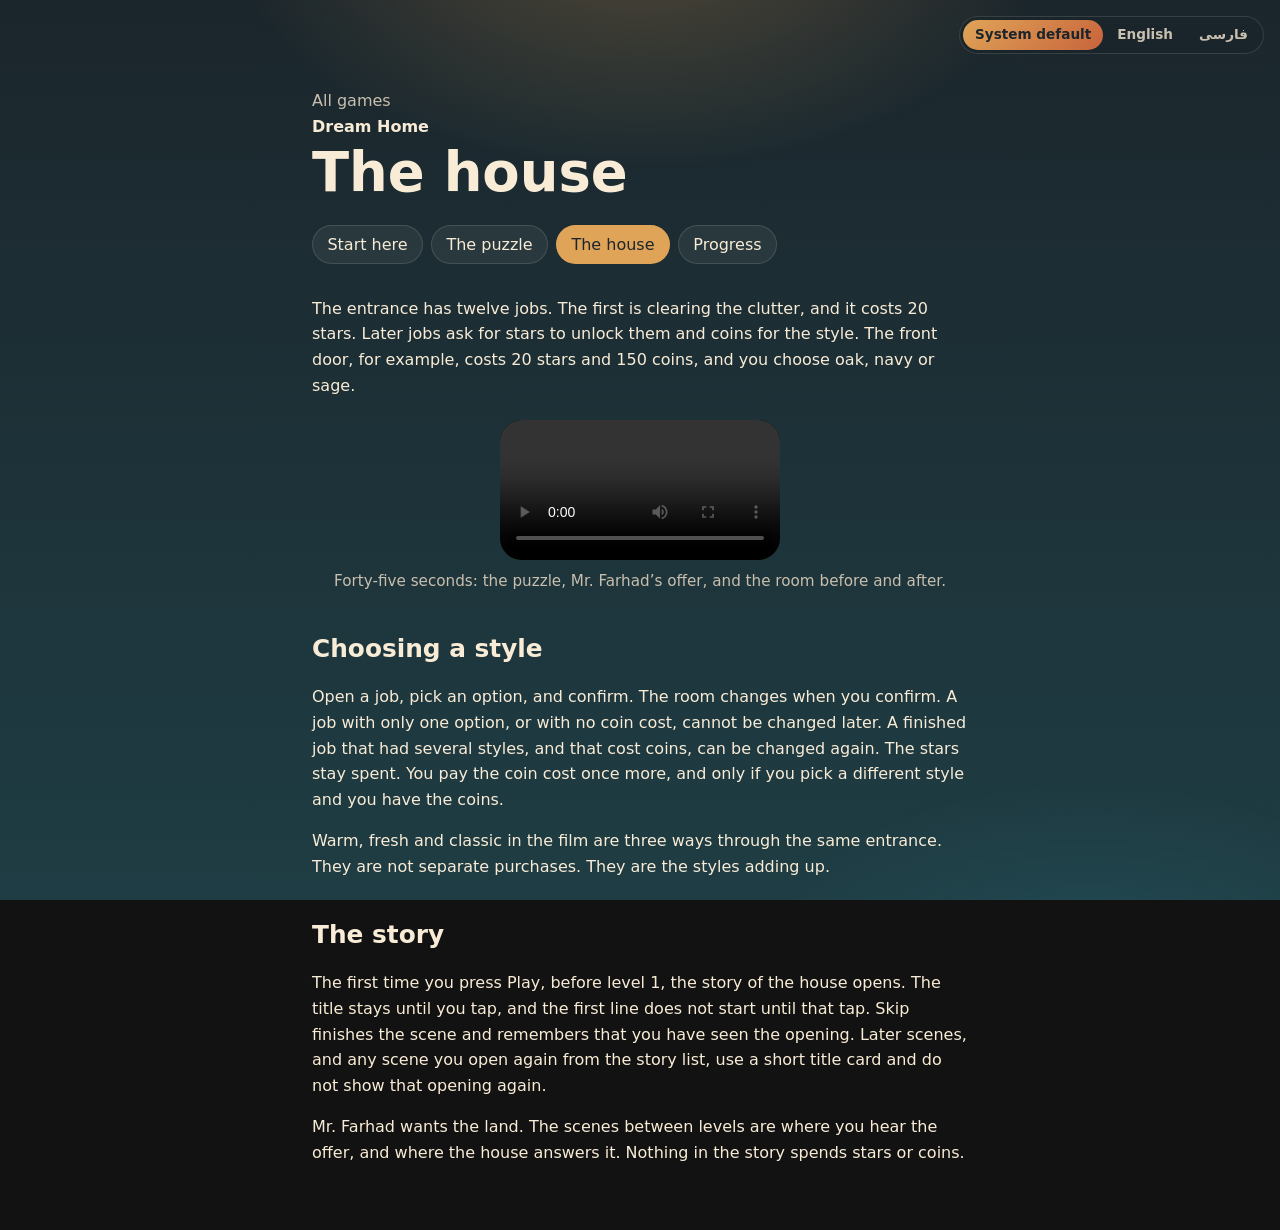
<file: dream-home/house.html>
<!doctype html>
<html lang="en" dir="ltr">
<head>
  <meta charset="utf-8">
  <meta name="viewport" content="width=device-width, initial-scale=1">
  <title>Dream Home</title>
  <meta name="theme-color" content="#1B262C">
  <link rel="icon" href="../assets/logo.svg" type="image/svg+xml">
  <link rel="preload" href="../assets/fonts/Estedad-Variable.woff2" as="font" type="font/woff2" crossorigin>
  <link rel="stylesheet" href="../styles.css">
  <link rel="stylesheet" href="guide.css">
  <script>
    (function () {
      var supported = ["en", "fa"], choice = "system", lang = "en";
      try { choice = localStorage.getItem("hotarego.lang") || "system"; } catch (e) {}
      if (supported.indexOf(choice) >= 0) lang = choice;
      else {
        var prefs = navigator.languages || [navigator.language || "en"];
        for (var i = 0; i < prefs.length; i++) {
          var primary = String(prefs[i]).toLowerCase().split("-")[0];
          if (supported.indexOf(primary) >= 0) { lang = primary; break; }
        }
      }
      var root = document.documentElement;
      root.lang = lang;
      root.dir = lang === "fa" ? "rtl" : "ltr";
      if (lang !== "en") {
        root.classList.add("i18n-pending");
        setTimeout(function () { root.classList.remove("i18n-pending"); }, 1500);
      }
    })();
  </script>
</head>
<body data-page="house">
  <div class="glow" aria-hidden="true"></div>
  <div class="topbar">
    <div class="lang-switch" role="group" aria-label="Language">
      <button type="button" data-lang="system">System default</button>
      <button type="button" data-lang="en" lang="en" dir="ltr">English</button>
      <button type="button" data-lang="fa" lang="fa" dir="rtl">فارسی</button>
    </div>
  </div>
  <main class="guide" id="guide"></main>
  <script src="guide.js"></script>
</body>
</html>
</file>
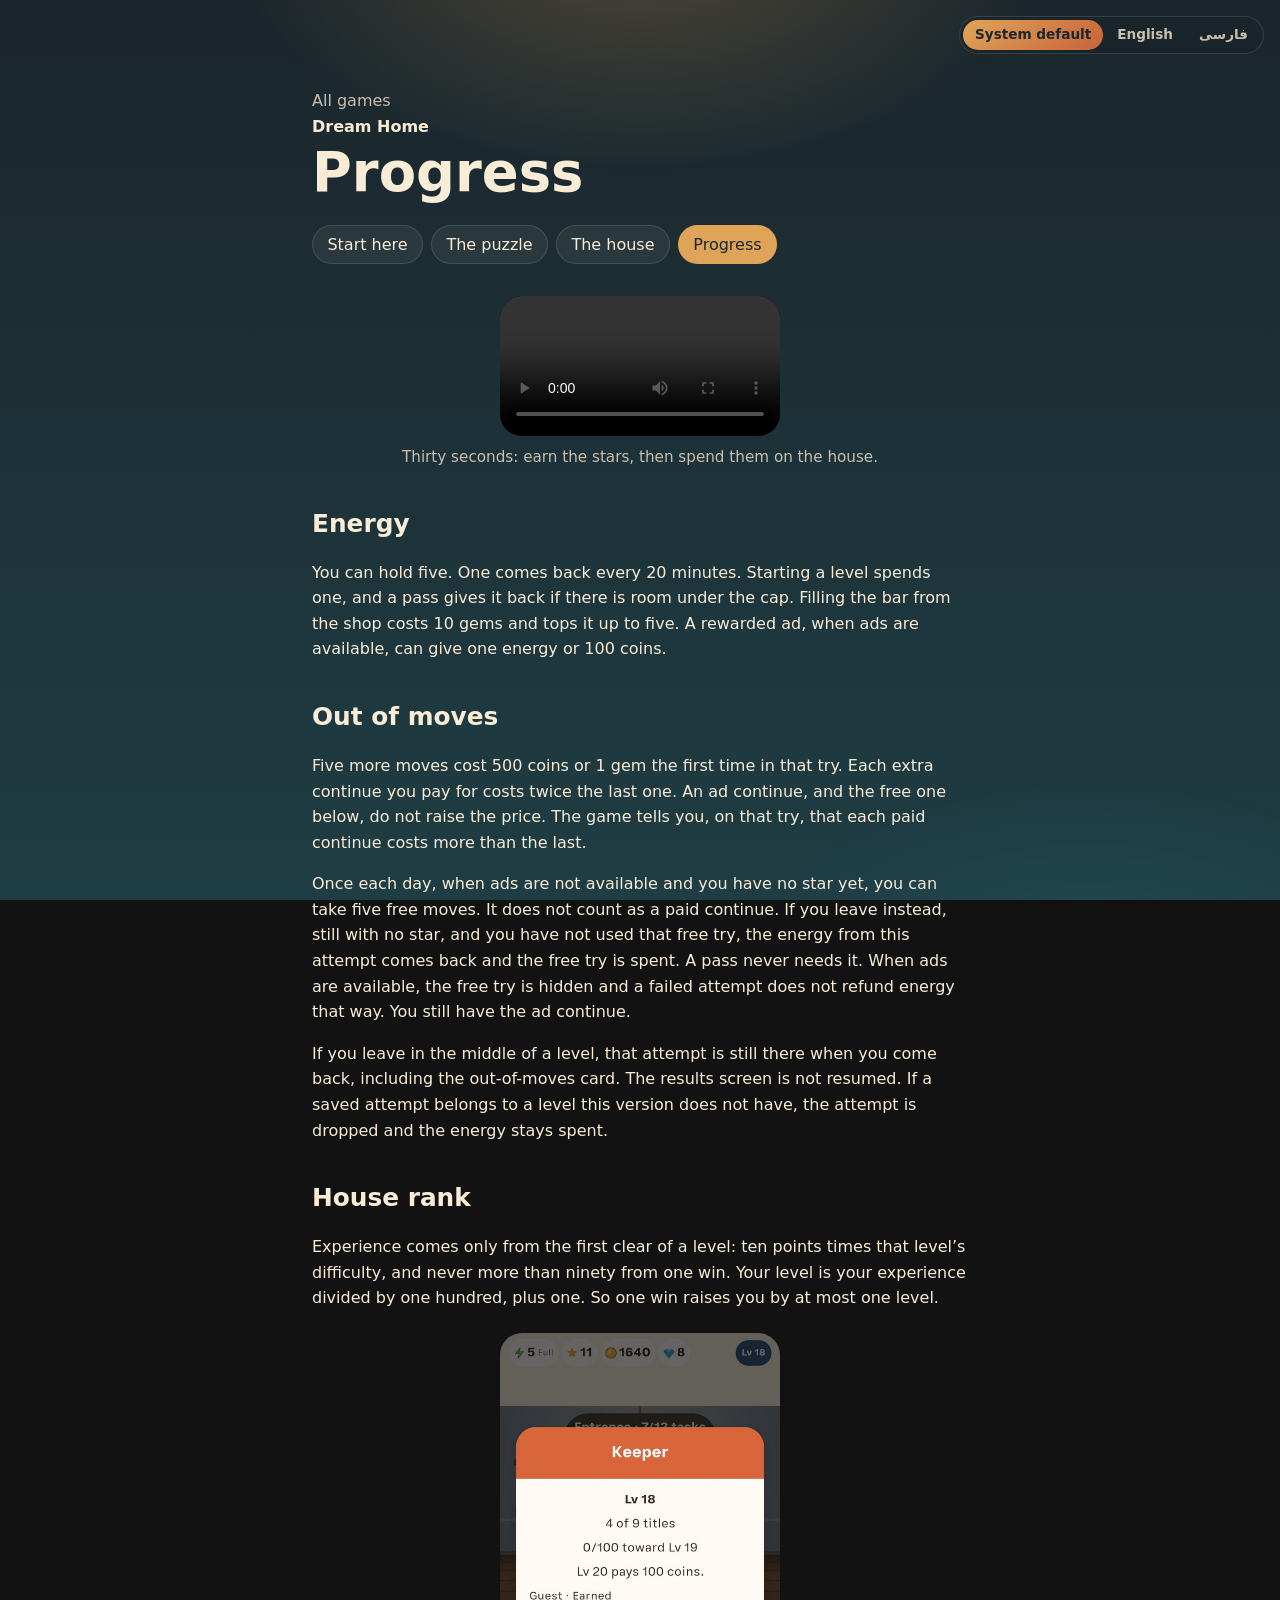
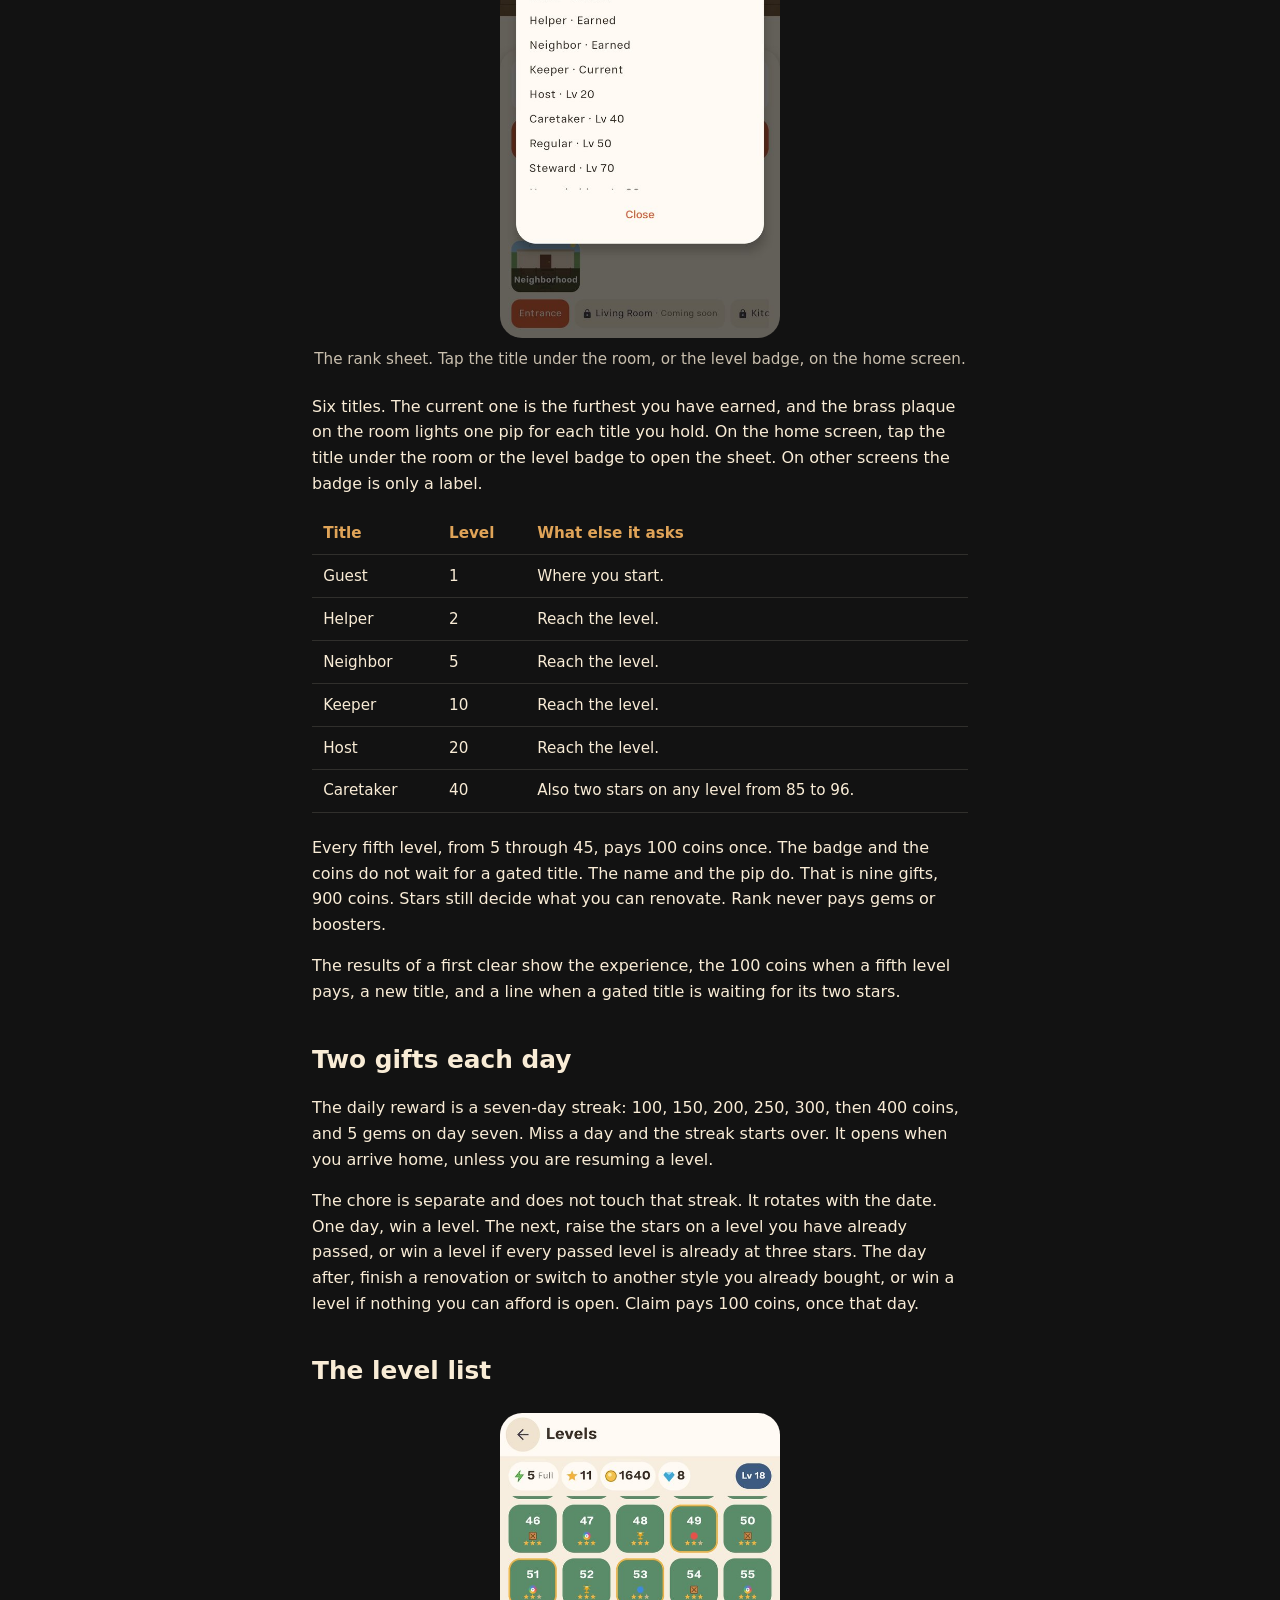
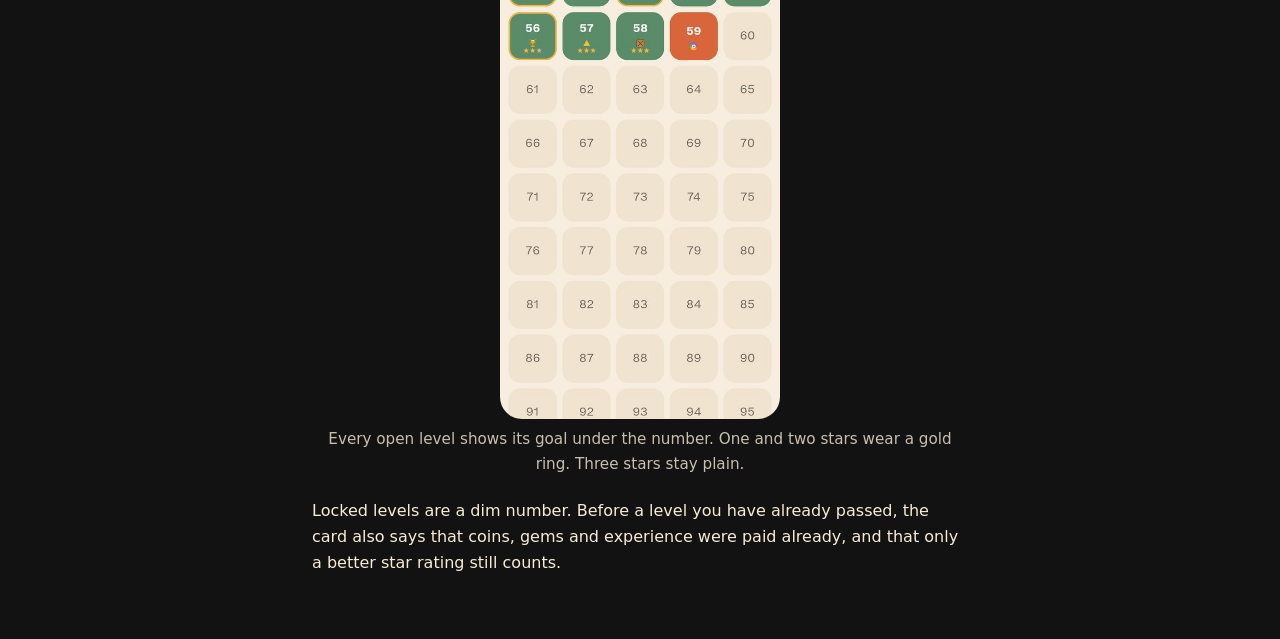
<file: dream-home/progress.html>
<!doctype html>
<html lang="en" dir="ltr">
<head>
  <meta charset="utf-8">
  <meta name="viewport" content="width=device-width, initial-scale=1">
  <title>Dream Home</title>
  <meta name="theme-color" content="#1B262C">
  <link rel="icon" href="../assets/logo.svg" type="image/svg+xml">
  <link rel="preload" href="../assets/fonts/Estedad-Variable.woff2" as="font" type="font/woff2" crossorigin>
  <link rel="stylesheet" href="../styles.css">
  <link rel="stylesheet" href="guide.css">
  <script>
    (function () {
      var supported = ["en", "fa"], choice = "system", lang = "en";
      try { choice = localStorage.getItem("hotarego.lang") || "system"; } catch (e) {}
      if (supported.indexOf(choice) >= 0) lang = choice;
      else {
        var prefs = navigator.languages || [navigator.language || "en"];
        for (var i = 0; i < prefs.length; i++) {
          var primary = String(prefs[i]).toLowerCase().split("-")[0];
          if (supported.indexOf(primary) >= 0) { lang = primary; break; }
        }
      }
      var root = document.documentElement;
      root.lang = lang;
      root.dir = lang === "fa" ? "rtl" : "ltr";
      if (lang !== "en") {
        root.classList.add("i18n-pending");
        setTimeout(function () { root.classList.remove("i18n-pending"); }, 1500);
      }
    })();
  </script>
</head>
<body data-page="progress">
  <div class="glow" aria-hidden="true"></div>
  <div class="topbar">
    <div class="lang-switch" role="group" aria-label="Language">
      <button type="button" data-lang="system">System default</button>
      <button type="button" data-lang="en" lang="en" dir="ltr">English</button>
      <button type="button" data-lang="fa" lang="fa" dir="rtl">فارسی</button>
    </div>
  </div>
  <main class="guide" id="guide"></main>
  <script src="guide.js"></script>
</body>
</html>
</file>
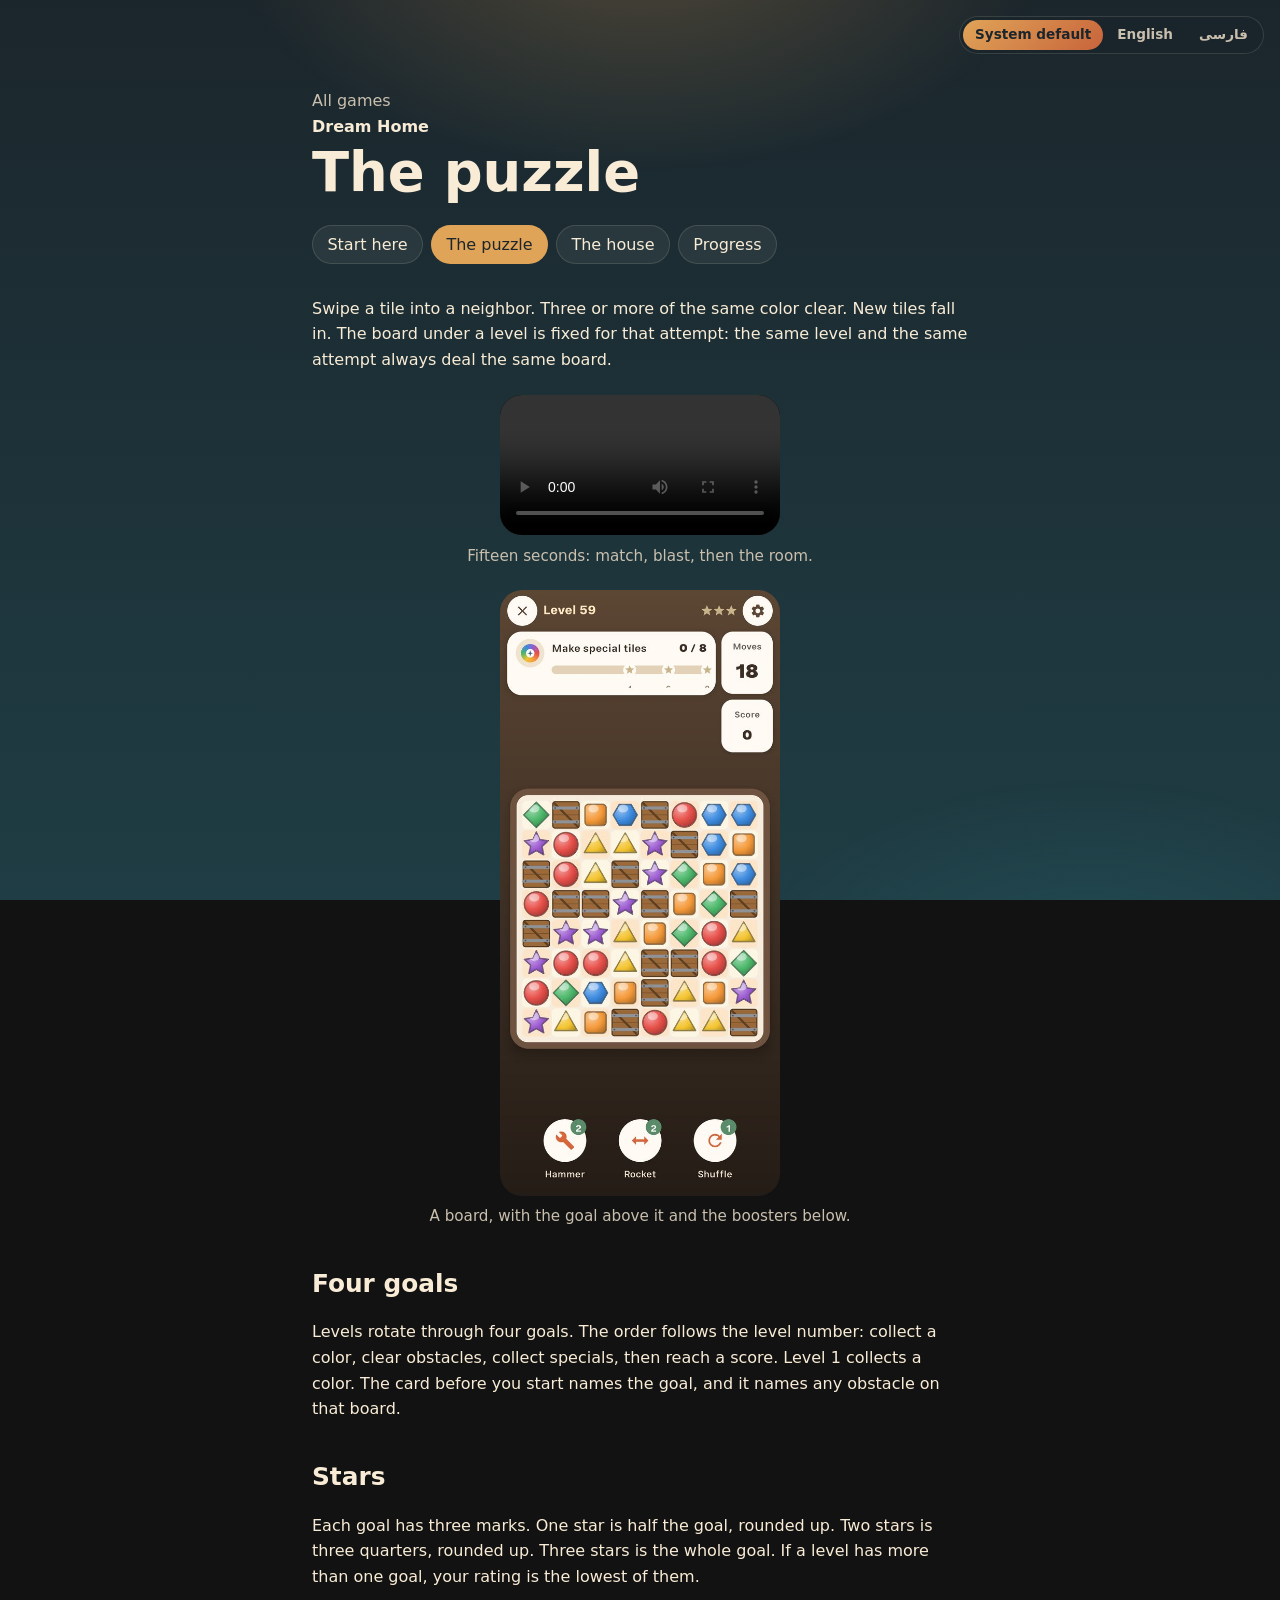
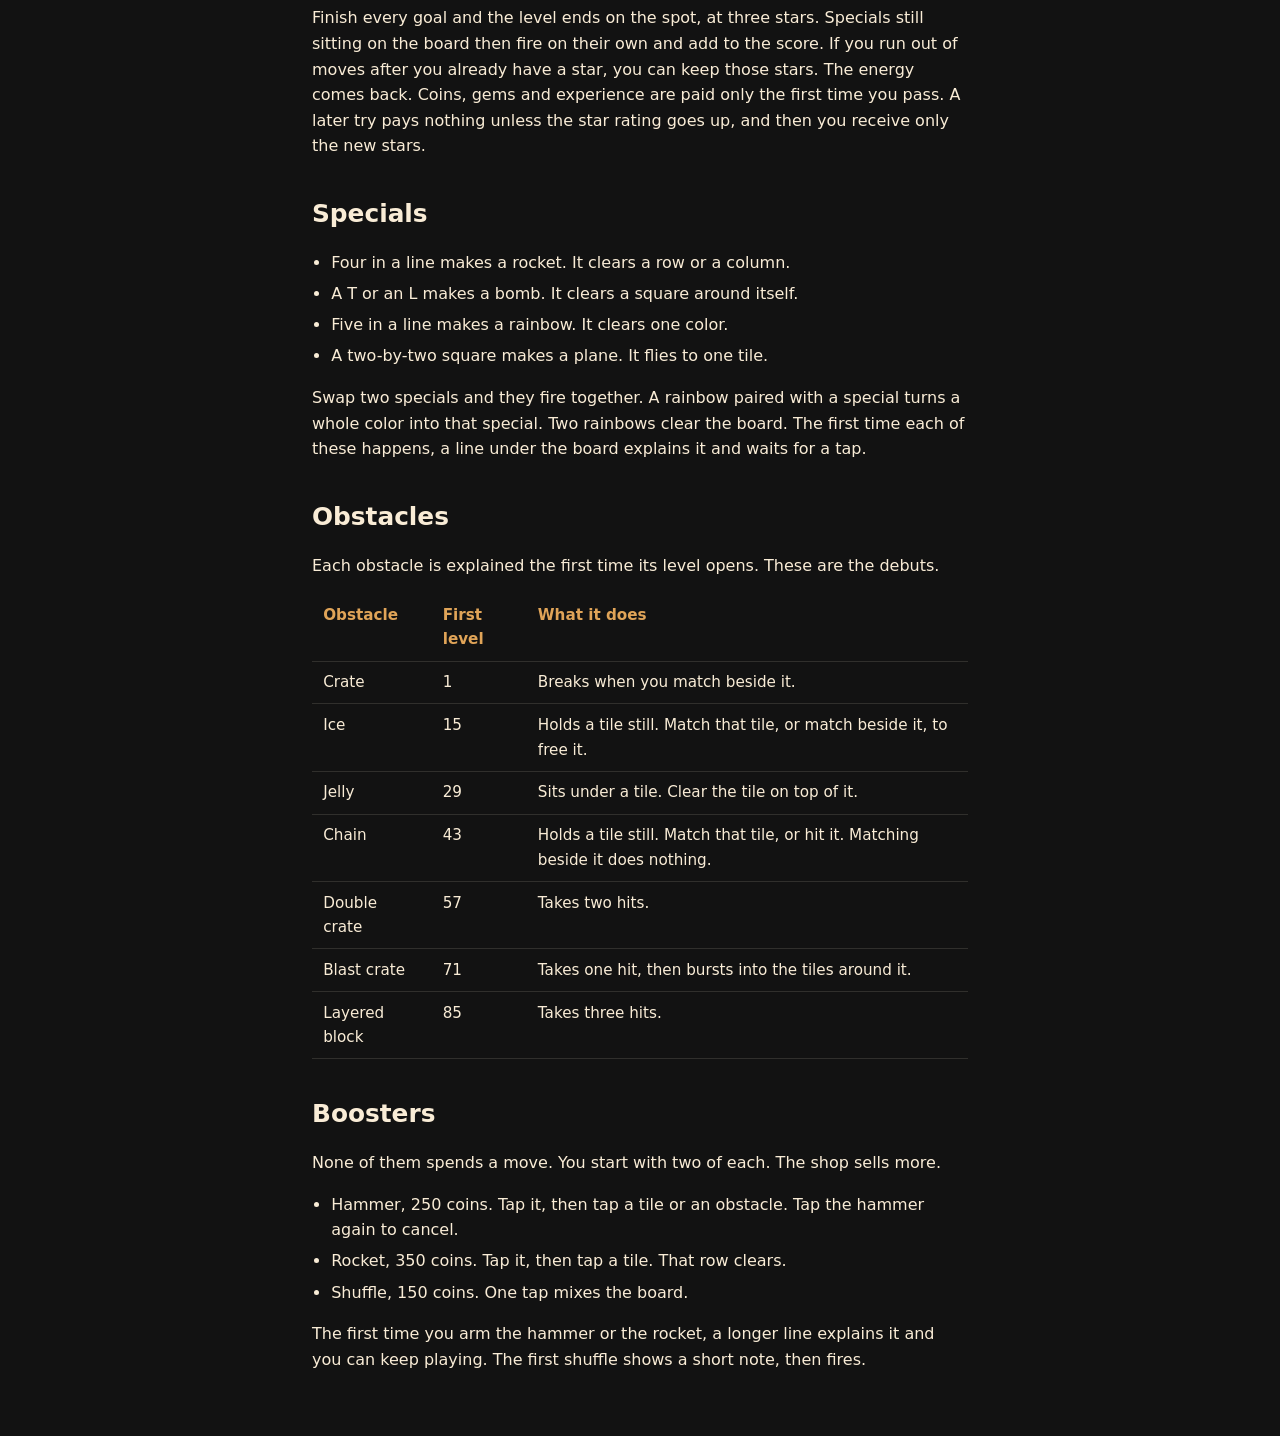
<file: dream-home/puzzle.html>
<!doctype html>
<html lang="en" dir="ltr">
<head>
  <meta charset="utf-8">
  <meta name="viewport" content="width=device-width, initial-scale=1">
  <title>Dream Home</title>
  <meta name="theme-color" content="#1B262C">
  <link rel="icon" href="../assets/logo.svg" type="image/svg+xml">
  <link rel="preload" href="../assets/fonts/Estedad-Variable.woff2" as="font" type="font/woff2" crossorigin>
  <link rel="stylesheet" href="../styles.css">
  <link rel="stylesheet" href="guide.css">
  <script>
    (function () {
      var supported = ["en", "fa"], choice = "system", lang = "en";
      try { choice = localStorage.getItem("hotarego.lang") || "system"; } catch (e) {}
      if (supported.indexOf(choice) >= 0) lang = choice;
      else {
        var prefs = navigator.languages || [navigator.language || "en"];
        for (var i = 0; i < prefs.length; i++) {
          var primary = String(prefs[i]).toLowerCase().split("-")[0];
          if (supported.indexOf(primary) >= 0) { lang = primary; break; }
        }
      }
      var root = document.documentElement;
      root.lang = lang;
      root.dir = lang === "fa" ? "rtl" : "ltr";
      if (lang !== "en") {
        root.classList.add("i18n-pending");
        setTimeout(function () { root.classList.remove("i18n-pending"); }, 1500);
      }
    })();
  </script>
</head>
<body data-page="puzzle">
  <div class="glow" aria-hidden="true"></div>
  <div class="topbar">
    <div class="lang-switch" role="group" aria-label="Language">
      <button type="button" data-lang="system">System default</button>
      <button type="button" data-lang="en" lang="en" dir="ltr">English</button>
      <button type="button" data-lang="fa" lang="fa" dir="rtl">فارسی</button>
    </div>
  </div>
  <main class="guide" id="guide"></main>
  <script src="guide.js"></script>
</body>
</html>
</file>
<file: styles.css>
@font-face {
  font-family: "Estedad";
  src: url("assets/fonts/Estedad-Variable.woff2") format("woff2");
  font-weight: 100 900;
  font-display: swap;
}

:root {
  --night: #1b262c;
  --indigo: #1f3d44;
  --panel: rgba(255, 244, 224, 0.06);
  --panel-border: rgba(255, 244, 224, 0.13);
  --amber: #e0a458;
  --peach: #c8643b;
  --cream: #f9ecd6;
  --muted: #c9bfae;
  --teal: #2e7a86;
  --radius: 20px;
  color-scheme: dark;
}

* { box-sizing: border-box; }

html { scroll-behavior: smooth; }

body {
  margin: 0;
  min-height: 100vh;
  font-family: "Nunito", "Segoe UI", system-ui, -apple-system, sans-serif;
  line-height: 1.6;
  color: var(--cream);
  background: linear-gradient(180deg, var(--night) 0%, var(--indigo) 100%) fixed;
}

.glow {
  position: fixed;
  inset: 0;
  z-index: -1;
  pointer-events: none;
  background:
    radial-gradient(600px 360px at 50% -80px, rgba(224, 164, 88, 0.28), transparent 70%),
    radial-gradient(500px 300px at 85% 110%, rgba(46, 122, 134, 0.25), transparent 70%);
}

:lang(fa) {
  font-family: "Estedad", "Segoe UI", Tahoma, sans-serif;
}

/* Estedad draws smaller than the Latin face at the same size. */
html:lang(fa) { font-size: 112.5%; }

html:lang(fa) body { line-height: 1.8; }

/* Letter-spacing breaks the joins between Persian letters. */
.hero__title:lang(fa),
.status:lang(fa) { letter-spacing: normal; }

.i18n-pending body { visibility: hidden; }

.topbar {
  position: absolute;
  top: 16px;
  inset-inline-end: 16px;
  z-index: 2;
}

.lang-switch {
  display: flex;
  gap: 2px;
  padding: 3px;
  border: 1px solid var(--panel-border);
  border-radius: 999px;
  background: rgba(27, 38, 44, 0.7);
  backdrop-filter: blur(6px);
}

.lang-switch button {
  padding: 4px 12px;
  border: 0;
  border-radius: 999px;
  background: none;
  color: var(--muted);
  font: inherit;
  font-size: 0.85rem;
  font-weight: 700;
  cursor: pointer;
}

.lang-switch button:hover { color: var(--cream); }

.lang-switch button[aria-pressed="true"] {
  background: linear-gradient(135deg, var(--amber), var(--peach));
  color: var(--night);
}

.lang-switch button:focus-visible { outline: 2px solid var(--amber); outline-offset: 2px; }

.ridge {
  display: block;
  width: 100%;
  height: 56px;
  margin-bottom: 8px;
  color: rgba(200, 100, 59, 0.45);
}

a { color: var(--amber); }

.hero {
  max-width: 760px;
  margin: 0 auto;
  padding: 72px 24px 48px;
  text-align: center;
}

.hero__logo {
  width: 168px;
  height: 168px;
  border-radius: 50%;
  box-shadow: 0 18px 50px rgba(0, 0, 0, 0.45), 0 0 70px rgba(224, 164, 88, 0.25);
}

.hero__title {
  margin: 24px 0 0;
  font-size: clamp(2.2rem, 6vw, 3.4rem);
  line-height: 1.1;
  letter-spacing: -0.02em;
}

.hero__native {
  margin: 4px 0 12px;
  font-size: 1.4rem;
  color: var(--amber);
}

.hero__tagline {
  margin: 0 auto 28px;
  max-width: 42ch;
  font-size: 1.15rem;
  color: var(--muted);
}

.hero__links {
  display: flex;
  justify-content: center;
  gap: 12px;
  flex-wrap: wrap;
}

.button {
  display: inline-block;
  padding: 10px 22px;
  border-radius: 999px;
  border: 1px solid var(--panel-border);
  background: var(--panel);
  color: var(--cream);
  font-weight: 700;
  text-decoration: none;
  transition: transform 0.15s ease, background 0.15s ease;
}

.button:hover { transform: translateY(-2px); background: rgba(255, 255, 255, 0.12); }

.button--primary {
  border-color: transparent;
  background: linear-gradient(135deg, var(--amber), var(--peach));
  color: var(--night);
}

.button--primary:hover { background: linear-gradient(135deg, #ebb46c, #d8774c); }

main {
  max-width: 1080px;
  margin: 0 auto;
  padding: 0 24px;
}

h2 { font-size: 1.8rem; margin: 0; }

.games { padding: 32px 0 48px; }

.games__header {
  display: flex;
  align-items: baseline;
  justify-content: space-between;
  gap: 16px;
  margin-bottom: 24px;
}

.games__count { margin: 0; color: var(--muted); }

.games__list { display: grid; gap: 28px; }

.games__empty { color: var(--muted); }

.game {
  display: grid;
  grid-template-columns: minmax(0, 1.1fr) minmax(0, 1fr);
  gap: 28px;
  padding: 28px;
  border: 1px solid var(--panel-border);
  border-radius: var(--radius);
  background: var(--panel);
  backdrop-filter: blur(6px);
  border-top: 4px solid var(--accent, var(--amber));
}

.game__title { margin: 0; font-size: 1.9rem; line-height: 1.2; }

.game__tagline { margin: 4px 0 12px; font-size: 1.1rem; color: var(--amber); }

.game__description { margin: 0 0 16px; color: var(--cream); }

.game__meta {
  display: flex;
  flex-wrap: wrap;
  align-items: center;
  gap: 8px 14px;
  margin-bottom: 14px;
  font-size: 0.9rem;
  color: var(--muted);
}

.status {
  padding: 2px 12px;
  border-radius: 999px;
  font-size: 0.8rem;
  font-weight: 800;
  text-transform: uppercase;
  letter-spacing: 0.04em;
  color: var(--night);
  background: var(--muted);
}

.status--released { background: #7ddc9a; }
.status--beta { background: #8ecbff; }
.status--in-development { background: var(--amber); }
.status--concept { background: #c9b8ff; }

.game__highlights {
  margin: 0 0 16px;
  padding-inline-start: 20px;
}

.game__highlights li::marker { color: var(--amber); }

.tags { display: flex; flex-wrap: wrap; gap: 8px; margin: 0 0 16px; padding: 0; list-style: none; }

.tag {
  padding: 3px 12px;
  border-radius: 999px;
  border: 1px solid var(--panel-border);
  font-size: 0.85rem;
  color: var(--muted);
}

.game__links { display: flex; flex-wrap: wrap; gap: 10px; }

.game__media {
  display: flex;
  flex-direction: column;
  gap: 14px;
  min-width: 0;
}

.player {
  position: relative;
  width: min(100%, 214px);
  aspect-ratio: 9 / 16;
  border-radius: 18px;
  overflow: hidden;
  background: var(--night);
  border: 1px solid rgba(224, 164, 88, 0.5);
  box-shadow: 0 12px 32px rgba(0, 0, 0, 0.4);
  color: var(--cream);
}

.player::before {
  content: "";
  position: absolute;
  z-index: 2;
  top: 0;
  inset-inline: 0;
  height: 3px;
  background: linear-gradient(90deg, var(--accent, var(--peach)), var(--amber));
  pointer-events: none;
}

.player__video {
  display: block;
  width: 100%;
  height: 100%;
  object-fit: cover;
  background: #120e0c;
  cursor: pointer;
}

.player__mark {
  position: absolute;
  z-index: 2;
  top: 12px;
  inset-inline-start: 10px;
  padding: 2px 8px;
  border: 1px solid rgba(224, 164, 88, 0.65);
  border-radius: 999px;
  background: rgba(27, 38, 44, 0.78);
  font-size: 0.72rem;
  line-height: 1.4;
}

.player__toggle {
  position: absolute;
  z-index: 2;
  top: 50%;
  left: 50%;
  transform: translate(-50%, -50%);
  width: 68px;
  height: 68px;
  display: grid;
  place-items: center;
  border: 2px solid var(--cream);
  border-radius: 50%;
  background: var(--accent, var(--peach));
  color: var(--cream);
  box-shadow: 0 8px 24px rgba(0, 0, 0, 0.35);
  cursor: pointer;
}

.player.is-playing .player__toggle { opacity: 0; }
.player.is-playing:hover .player__toggle,
.player.is-playing .player__toggle:focus-visible { opacity: 1; }

.player__bar {
  position: absolute;
  z-index: 2;
  inset-inline: 0;
  bottom: 0;
  display: flex;
  flex-direction: column;
  gap: 6px;
  padding: 28px 8px 8px;
  background: linear-gradient(transparent, rgba(27, 38, 44, 0.94));
}

.player__controls {
  display: flex;
  align-items: center;
  gap: 4px;
}

.player__btn {
  flex: 0 0 auto;
  width: 30px;
  height: 30px;
  display: grid;
  place-items: center;
  border: 0;
  border-radius: 8px;
  background: transparent;
  color: var(--cream);
  cursor: pointer;
}

.player__btn:hover,
.player__btn:focus-visible,
.player__toggle:focus-visible { background: rgba(249, 236, 214, 0.16); }

.player__toggle:focus-visible { background: var(--accent, var(--peach)); }

.player__time {
  flex: 1;
  min-width: 0;
  font-size: 0.72rem;
  font-variant-numeric: tabular-nums;
  line-height: 1;
}

.player__seek {
  --pct: 0%;
  flex: none;
  width: 100%;
  height: 14px;
  margin: 0;
  appearance: none;
  -webkit-appearance: none;
  background: transparent;
  cursor: pointer;
}

.player__seek::-webkit-slider-runnable-track {
  height: 4px;
  border-radius: 999px;
  background: linear-gradient(90deg, var(--accent, var(--amber)) var(--pct), rgba(249, 236, 214, 0.35) var(--pct));
}

.player__seek::-webkit-slider-thumb {
  -webkit-appearance: none;
  width: 12px;
  height: 12px;
  margin-top: -4px;
  border: 2px solid var(--cream);
  border-radius: 50%;
  background: var(--accent, var(--amber));
  cursor: pointer;
}

.player__seek::-moz-range-track {
  height: 4px;
  border-radius: 999px;
  background: linear-gradient(90deg, var(--accent, var(--amber)) var(--pct), rgba(249, 236, 214, 0.35) var(--pct));
}

.player__seek::-moz-range-thumb {
  width: 12px;
  height: 12px;
  border: 2px solid var(--cream);
  border-radius: 50%;
  background: var(--accent, var(--amber));
  cursor: pointer;
}

.player__seek:focus-visible { outline: 2px solid var(--amber); outline-offset: 3px; }

.player__icon { display: grid; }
.player__icon svg { width: 18px; height: 18px; display: block; fill: currentColor; }
.player__toggle .player__icon svg { width: 28px; height: 28px; margin-inline-start: 2px; }
.player.is-playing .player__toggle .player__icon svg { margin-inline-start: 0; }

.player:fullscreen,
.player:-webkit-full-screen {
  width: 100%;
  max-width: none;
  height: 100%;
  aspect-ratio: auto;
  border-radius: 0;
  background: var(--night);
}

.player:fullscreen .player__video,
.player:-webkit-full-screen .player__video {
  width: auto;
  height: 100%;
  max-width: 100%;
  margin-inline: auto;
  object-fit: contain;
}

.shots {
  display: flex;
  gap: 12px;
  overflow-x: auto;
  scroll-snap-type: x mandatory;
  padding-bottom: 6px;
}

.shot {
  flex: 0 0 auto;
  padding: 0;
  border: 0;
  background: none;
  cursor: zoom-in;
  scroll-snap-align: start;
}

.shot img {
  display: block;
  height: 380px;
  width: auto;
  border-radius: 14px;
  box-shadow: 0 10px 30px rgba(0, 0, 0, 0.35);
}

.about {
  padding: 32px;
  margin-bottom: 48px;
  border: 1px solid var(--panel-border);
  border-radius: var(--radius);
  background: var(--panel);
}

.about p { max-width: 65ch; color: var(--muted); }

.footer { padding: 24px; text-align: center; color: var(--muted); font-size: 0.9rem; }

.lightbox {
  max-width: min(92vw, 520px);
  padding: 0;
  border: 0;
  border-radius: 18px;
  background: transparent;
}

.lightbox::backdrop { background: rgba(10, 12, 30, 0.85); }

.lightbox__image { display: block; width: 100%; height: auto; border-radius: 18px; }

.lightbox__close {
  position: absolute;
  top: 8px;
  inset-inline-end: 8px;
  width: 40px;
  height: 40px;
  border: 0;
  border-radius: 50%;
  background: rgba(20, 27, 58, 0.8);
  color: var(--cream);
  font-size: 1.6rem;
  line-height: 1;
  cursor: pointer;
}

@media (max-width: 820px) {
  .game { grid-template-columns: 1fr; padding: 20px; }
  .player { width: min(100%, 200px); }
  .shot img { height: 320px; }
}

@media (max-width: 480px) {
  .topbar { inset-inline: 12px; top: 12px; display: flex; justify-content: center; }
  .hero { padding-top: 84px; }
}

@media (prefers-reduced-motion: reduce) {
  html { scroll-behavior: auto; }
  .button { transition: none; }
}
</file>
<file: dream-home/guide.css>
.guide {
  width: min(44rem, calc(100% - 2rem));
  margin: 5.5rem auto 4rem;
}

.guide__back {
  color: var(--muted);
  text-decoration: none;
}

.guide__back:hover { color: var(--cream); }

.guide__nav {
  display: flex;
  flex-wrap: wrap;
  gap: 0.5rem;
  margin: 1.25rem 0 2rem;
}

.guide__nav a {
  color: var(--cream);
  text-decoration: none;
  border: 1px solid var(--panel-border);
  border-radius: 999px;
  padding: 0.35rem 0.9rem;
  background: var(--panel);
}

.guide__nav a[aria-current="page"] {
  background: var(--amber);
  color: var(--night);
  border-color: transparent;
}

.guide h1 {
  font-size: clamp(2.2rem, 6vw, 3.4rem);
  line-height: 1.15;
  margin: 0.2rem 0 1rem;
}

html:lang(fa) .guide h1,
html:lang(fa) .guide h2 { letter-spacing: 0; }

.guide__kicker {
  margin: 0;
  color: var(--amber);
  font-weight: 700;
}

.guide h2 {
  font-size: 1.55rem;
  margin: 2.2rem 0 0.6rem;
}

.guide p, .guide li { color: var(--cream); }

.guide .muted { color: var(--muted); }

.guide ul, .guide ol { padding-inline-start: 1.2rem; }

.guide li + li { margin-top: 0.35rem; }

.guide figure {
  margin: 1.4rem 0;
}

.guide figure img,
.guide video {
  display: block;
  width: min(100%, 280px);
  margin-inline: auto;
  border-radius: 22px;
  background: #000;
}

.guide figcaption {
  margin-top: 0.55rem;
  text-align: center;
  color: var(--muted);
  font-size: 0.95rem;
}

.guide table {
  width: 100%;
  border-collapse: collapse;
  margin: 1rem 0 1.4rem;
  font-size: 0.95rem;
}

.guide th, .guide td {
  text-align: start;
  padding: 0.55rem 0.7rem;
  border-bottom: 1px solid var(--panel-border);
  vertical-align: top;
}

.guide th { color: var(--amber); font-weight: 700; }

.guide .note {
  margin: 1.2rem 0;
  padding: 0.9rem 1rem;
  border-inline-start: 4px solid var(--amber);
  background: var(--panel);
  border-radius: 12px;
}
</file>
